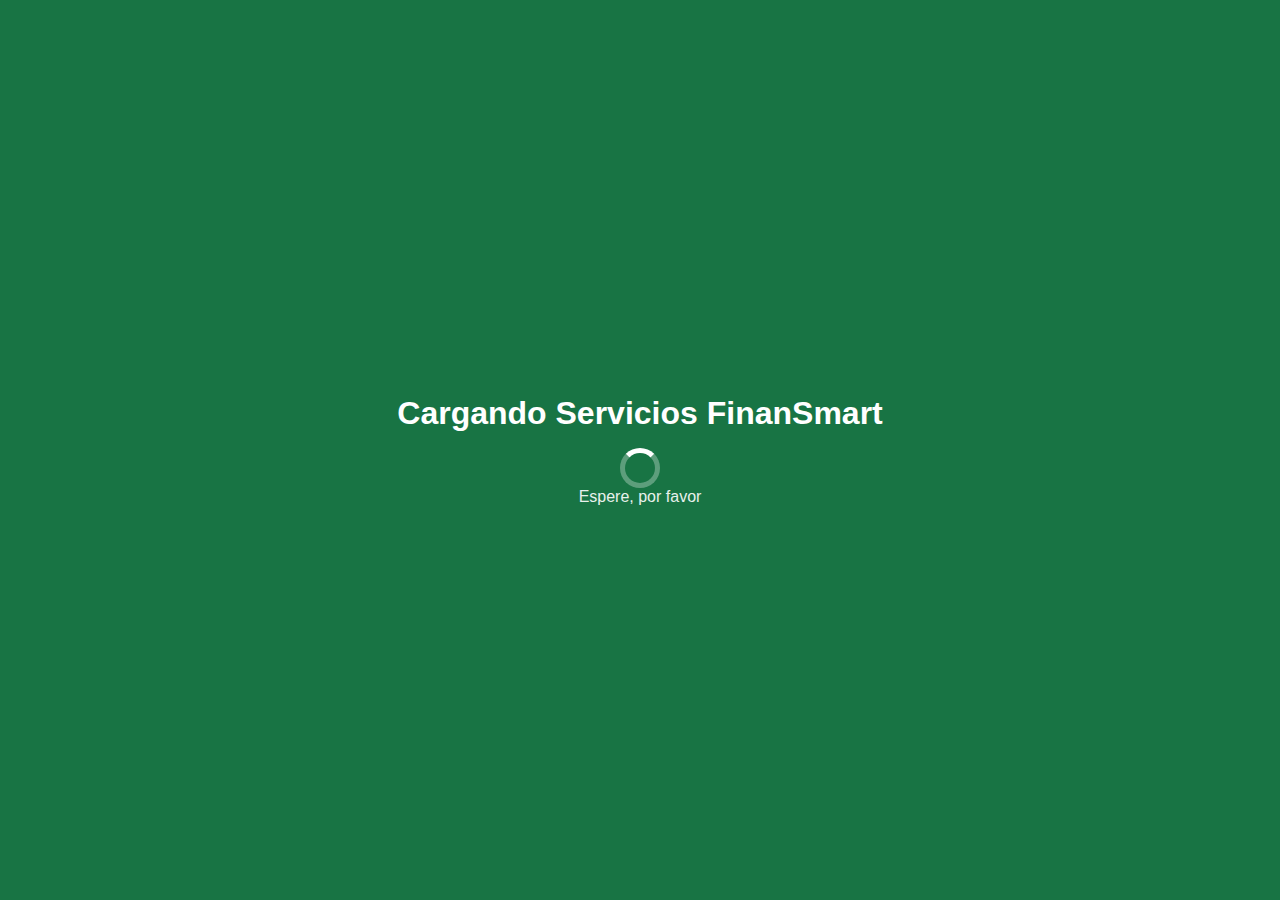
<file: index.html>
<!DOCTYPE html>
<html lang="es">

<head>
  <meta charset="UTF-8">
  <meta name="viewport" content="width=device-width,initial-scale=1.0">
  <title>Cargando FinanSmart...</title>
  <link rel="stylesheet" href="css/loading.css">
  <script defer src="js/loading.js"></script>
</head>

<body>
  <div class="loading-container">
    <h1>Cargando Servicios FinanSmart</h1>
    <div class="loader-spinner" role="status" aria-live="polite" aria-label="Cargando…"></div>
    <p>Espere, por favor</p>
  </div>
</body>

</html>
</file>
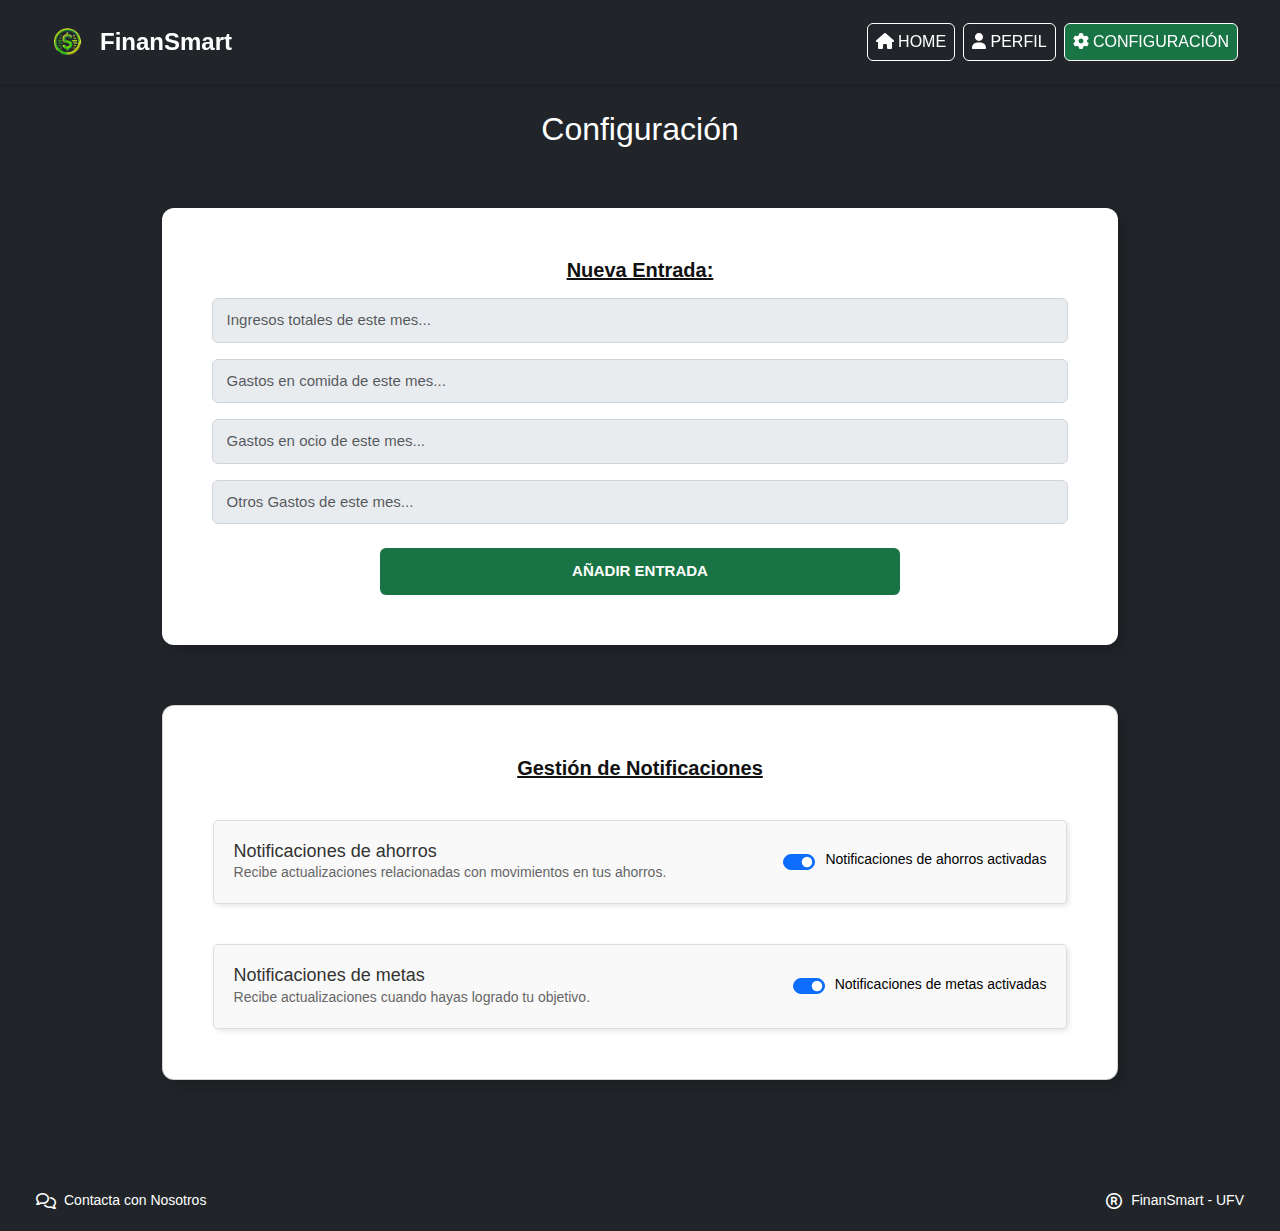
<file: config.html>
<!DOCTYPE html>
<html lang="en">

<head>
  <meta charset="UTF-8">
  <meta name="viewport" content="width=device-width, initial-scale=1.0">
  <title>Config | FinanSmart</title>
  <link href="https://cdn.jsdelivr.net/npm/bootstrap@5.3.3/dist/css/bootstrap.min.css" rel="stylesheet"
    integrity="sha384-QWTKZyjpPEjISv5WaRU9OFeRpok6YctnYmDr5pNlyT2bRjXh0JMhjY6hW+ALEwIH" crossorigin="anonymous">
  <link rel="stylesheet" href="css/style.css">
  <link href="https://cdnjs.cloudflare.com/ajax/libs/font-awesome/6.0.0/css/all.min.css" rel="stylesheet">
</head>

<body>
  <div class="container-fluid">
    <!-- Header -->
    <nav class="navbar navbar-expand-lg navbar-dark fixed-top w-100">
      <div class="container-fluid justify-content-between">

        <!-- Logo + Marca -->
        <a class="navbar-brand d-flex align-items-center" href="home.html">
          <img src="img/logo.png" alt="Logo FinanSmart" width="50" height="50" class="me-2">
          <span class="fs-4 fw-bold">FinanSmart</span>
        </a>

        <!-- Botón hamburguesa (responsive) -->
        <button class="navbar-toggler" type="button" data-bs-toggle="collapse" data-bs-target="#navbarNav">
          <span class="navbar-toggler-icon"></span>
        </button>

        <!-- Opciones -->
        <div class="collapse navbar-collapse justify-content-end" id="navbarNav">
          <ul class="navbar-nav d-flex align-items-center gap-2">
            <li class="nav-item">
              <a class="nav-link btn-nav" href="home.html" id="nav-home">
                <i class="fa-solid fa-house"></i> HOME
              </a>
            </li>
            <li class="nav-item">
              <a class="nav-link btn-nav" href="user.html" id="nav-perfil">
                <i class="fa-solid fa-user"></i> PERFIL
              </a>
            </li>
            <li class="nav-item">
              <a class="nav-link btn-nav active" href="config.html" id="nav-config">
                <i class="fa-solid fa-gear"></i> CONFIGURACIÓN
              </a>
            </li>
          </ul>
        </div>
      </div>
    </nav>


    <!-- Main Content -->
    <main class="main-content">
      <h2 class="main-title">Configuración</h2>

      <!-- NUEVA ENTRADA -->
      <div class="user-card">
        <form id="entradaForm" class="formulario-nueva-entrada">
          <h4 class="section-title mb-3 text-center">Nueva Entrada:</h4>
          <div class="mb-3">
            <input type="number" class="form-control campo-formulario" id="ingresos"
              placeholder="Ingresos totales de este mes..." required />
          </div>
          <div class="mb-3">
            <input type="number" class="form-control campo-formulario" id="comida"
              placeholder="Gastos en comida de este mes..." required />
          </div>
          <div class="mb-3">
            <input type="number" class="form-control campo-formulario" id="ocio"
              placeholder="Gastos en ocio de este mes..." required />
          </div>
          <div class="mb-4">
            <input type="number" class="form-control campo-formulario" id="otros"
              placeholder="Otros Gastos de este mes..." required />
          </div>

          <button type="submit" class="btn w-100 send" id="submitBtn"
            onclick="event.preventDefault(); window.location.href='confirmData.html';">AÑADIR ENTRADA</button>
        </form>
      </div>


      <!-- NOTIFICACIONES -->
      <div class="card">
        <h4 class="section-title text-center">Gestión de Notificaciones</h4>

        <div class="notification">
          <div class="notification-text">
            <h5>Notificaciones de ahorros</h5>
            <p>Recibe actualizaciones relacionadas con movimientos en tus ahorros.</p>
          </div>
          <div>
            <div class="form-check form-switch">
              <input class="form-check-input" type="checkbox" id="notificacionesAhorros" checked>
              <label class="form-check-label" for="notificacionesAhorros">Notificaciones de ahorros activadas</label>
            </div>
            <div id="msgAhorros" class="msg-switch"></div>
          </div>
        </div>

        <div class="notification">
          <div class="notification-text">
            <h5>Notificaciones de metas</h5>
            <p>Recibe actualizaciones cuando hayas logrado tu objetivo.</p>
          </div>
          <div>
            <div class="form-check form-switch">
              <input class="form-check-input" type="checkbox" id="notificacionesMetas" checked>
              <label class="form-check-label" for="notificacionesMetas">Notificaciones de metas activadas</label>
            </div>
            <div id="msgMetas" class="msg-switch"></div>
          </div>
        </div>
      </div>
    </main>


    <!-- Footer -->
    <footer class="footer d-flex justify-content-between align-items-center px-4">
      <a href="contactForm.html" class="d-flex align-items-center gap-2 text-white text-decoration-none">
        <i class="fa-regular fa-comments"></i>
        <span>Contacta con Nosotros</span>
      </a>
      <div class="d-flex align-items-center gap-2">
        <i class="fa-regular fa-registered"></i>
        <span>FinanSmart - UFV</span>
      </div>
    </footer>


    <script src="https://cdn.jsdelivr.net/npm/bootstrap@5.3.3/dist/js/bootstrap.bundle.min.js" integrity="..."
      crossorigin="anonymous"></script>
    <script src="js/newsletterConfig.js"></script>
</body>

</html>
</file>
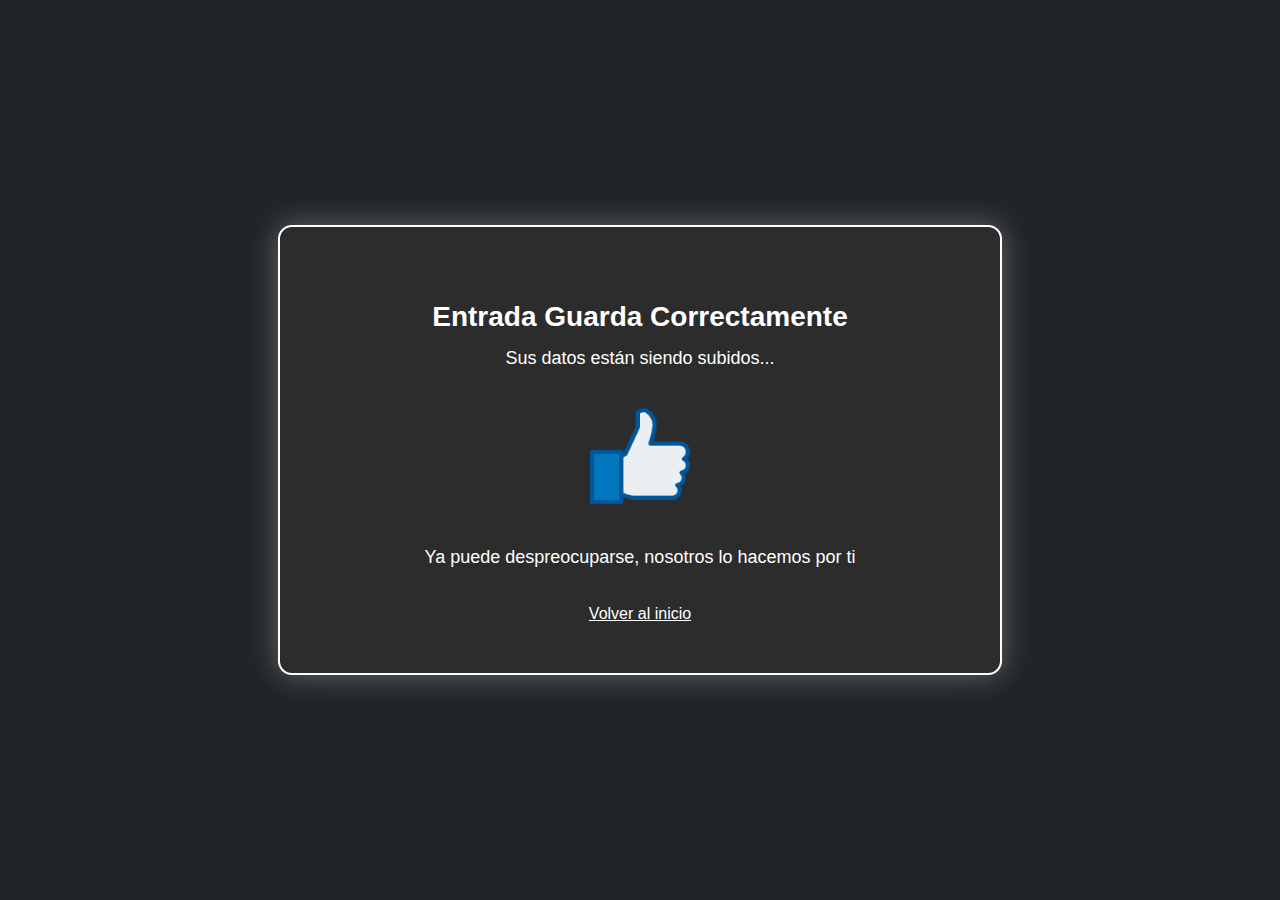
<file: confirmData.html>
<!DOCTYPE html>
<html lang="es">

<head>
    <meta charset="UTF-8" />
    <meta name="viewport" content="width=device-width, initial-scale=1.0" />
    <title>FinanSmart || Confirmación</title>
    <link rel="stylesheet" href="./css/confirmar.css" />
</head>

<body>
    <div class="confirm-card">
        <h2>Entrada Guarda Correctamente</h2>
        <p>Sus datos están siendo subidos...</p>
        <img src="img/ok.png" alt="Confirmación OK">
        <p>Ya puede despreocuparse, nosotros lo hacemos por ti</p>
        <a href="home.html">Volver al inicio</a>
    </div>
</body>

</html>
</file>
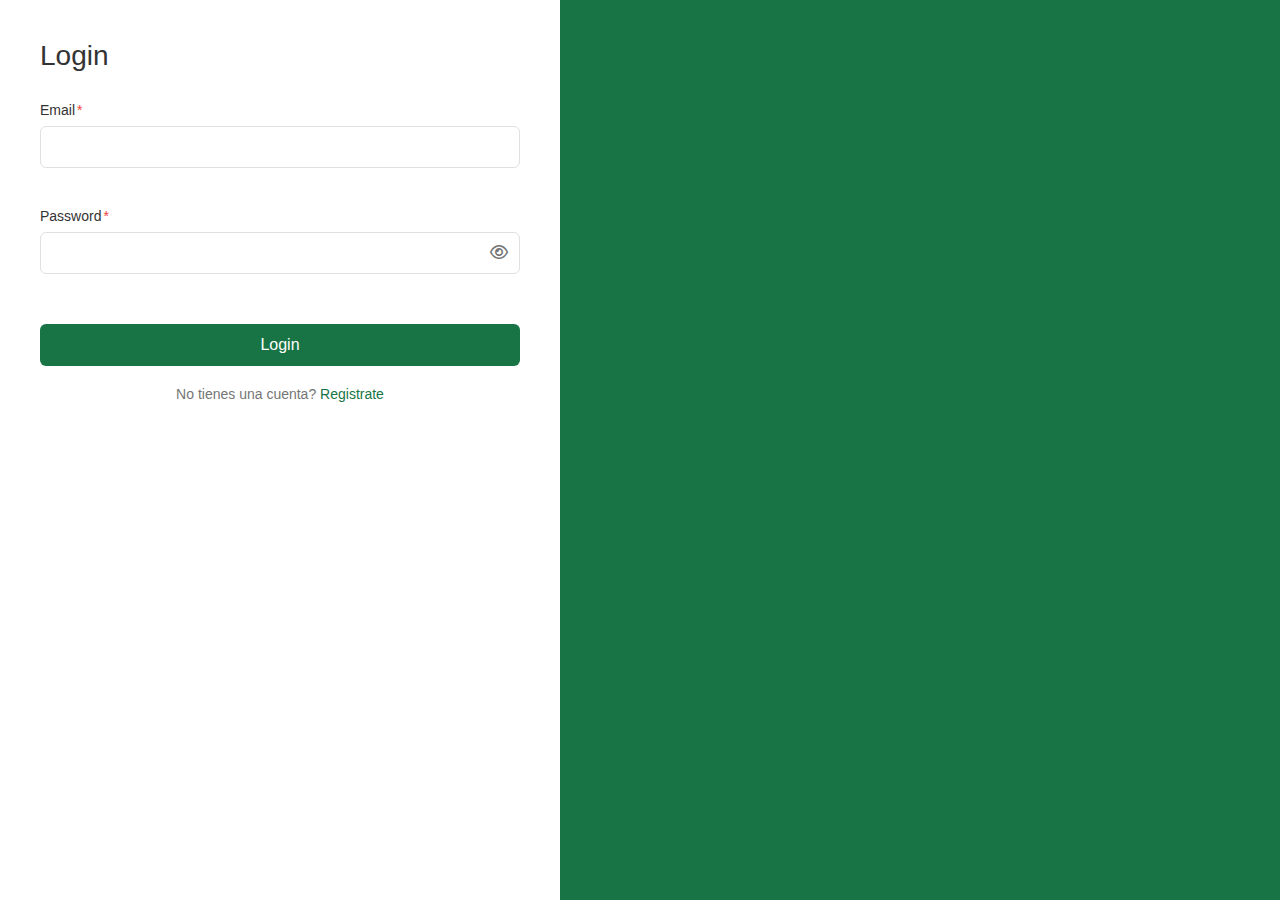
<file: login.html>
<!DOCTYPE html>
<html lang="en">

<head>
    <meta charset="UTF-8">
    <meta name="viewport" content="width=device-width, initial-scale=1.0">
    <title>FinanSmart | Login</title>
    <link rel="stylesheet" href="css/login.css">
    <link rel="stylesheet" href="https://cdnjs.cloudflare.com/ajax/libs/font-awesome/6.4.0/css/all.min.css">
</head>

<body>
    <div class="container">
        <div class="login-card">
            <div class="form-side">
                <h1>Login</h1>
                <form id="login-form">
                    <div class="form-group">
                        <label for="email">Email<span class="required">*</span></label>
                        <input type="email" id="email" name="email" autocomplete="email">
                        <span class="error-message" id="email-error"></span>
                    </div>

                    <div class="form-group">
                        <label for="password">Password<span class="required">*</span></label>
                        <div class="password-input">
                            <input type="password" id="password" name="password" autocomplete="current-password">
                            <button type="button" id="toggle-password" class="toggle-password"
                                aria-label="Toggle password visibility">
                                <i class="far fa-eye"></i>
                            </button>
                        </div>
                        <span class="error-message" id="password-error"></span>
                    </div>

                    <button type="submit" id="login-button" class="login-button">Login</button>

                    <div class="register-link">
                        <p>No tienes una cuenta? <a href="registro.html">Registrate</a></p>
                    </div>
                </form>
                <div id="form-message" class="form-message"></div>
            </div>
            <div class="image-side">

            </div>
        </div>
    </div>
    <script src="js/login_script.js"></script>
</body>

</html>
</file>
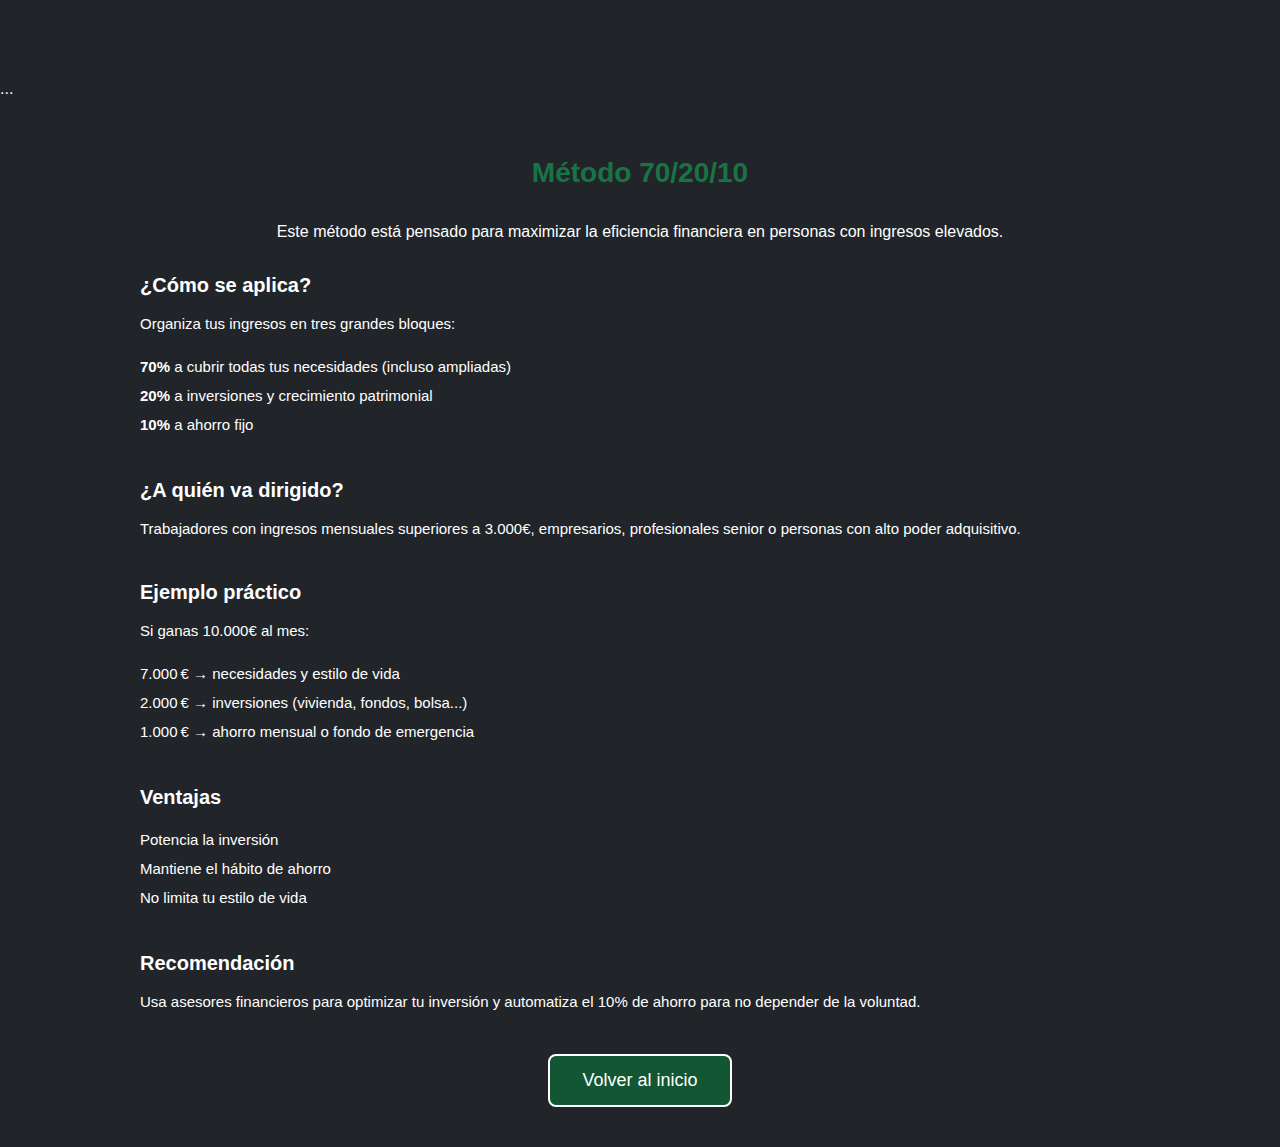
<file: metodoMayor.html>
<!DOCTYPE html>
<html lang="es">

<head>
    <meta charset="UTF-8">
    <title>Método 70/20/10 | FinanSmart</title>
    <link rel="stylesheet" href="./css/informacion.css">
</head>

<body>
    <nav class="navbar fixed-top">...</nav>

    <main class="contenido-metodo container">
        <h1>Método 70/20/10</h1>
        <p class="intro">Este método está pensado para maximizar la eficiencia financiera en personas con ingresos
            elevados.</p>

        <section>
            <h2>¿Cómo se aplica?</h2>
            <p>Organiza tus ingresos en tres grandes bloques:</p>
            <ul>
                <li> <strong>70%</strong> a cubrir todas tus necesidades (incluso ampliadas)</li>
                <li> <strong>20%</strong> a inversiones y crecimiento patrimonial</li>
                <li> <strong>10%</strong> a ahorro fijo</li>
            </ul>
        </section>

        <section>
            <h2>¿A quién va dirigido?</h2>
            <p>Trabajadores con ingresos mensuales superiores a 3.000€, empresarios, profesionales senior o personas con
                alto poder adquisitivo.</p>
        </section>

        <section>
            <h2>Ejemplo práctico</h2>
            <p>Si ganas 10.000€ al mes:</p>
            <ul>
                <li>7.000 € → necesidades y estilo de vida</li>
                <li>2.000 € → inversiones (vivienda, fondos, bolsa...)</li>
                <li>1.000 € → ahorro mensual o fondo de emergencia</li>
            </ul>
        </section>

        <section>
            <h2>Ventajas</h2>
            <ul>
                <li>Potencia la inversión</li>
                <li>Mantiene el hábito de ahorro</li>
                <li>No limita tu estilo de vida</li>
            </ul>
        </section>

        <section>
            <h2>Recomendación</h2>
            <p>Usa asesores financieros para optimizar tu inversión y automatiza el 10% de ahorro para no depender de la
                voluntad.</p>
        </section>

        <div class="volver-inicio text-center mt-5">
            <a href="home.html" class="btn btn-outline-light px-4 py-2">
                Volver al inicio
            </a>
        </div>
    </main>
</body>

</html>
</file>
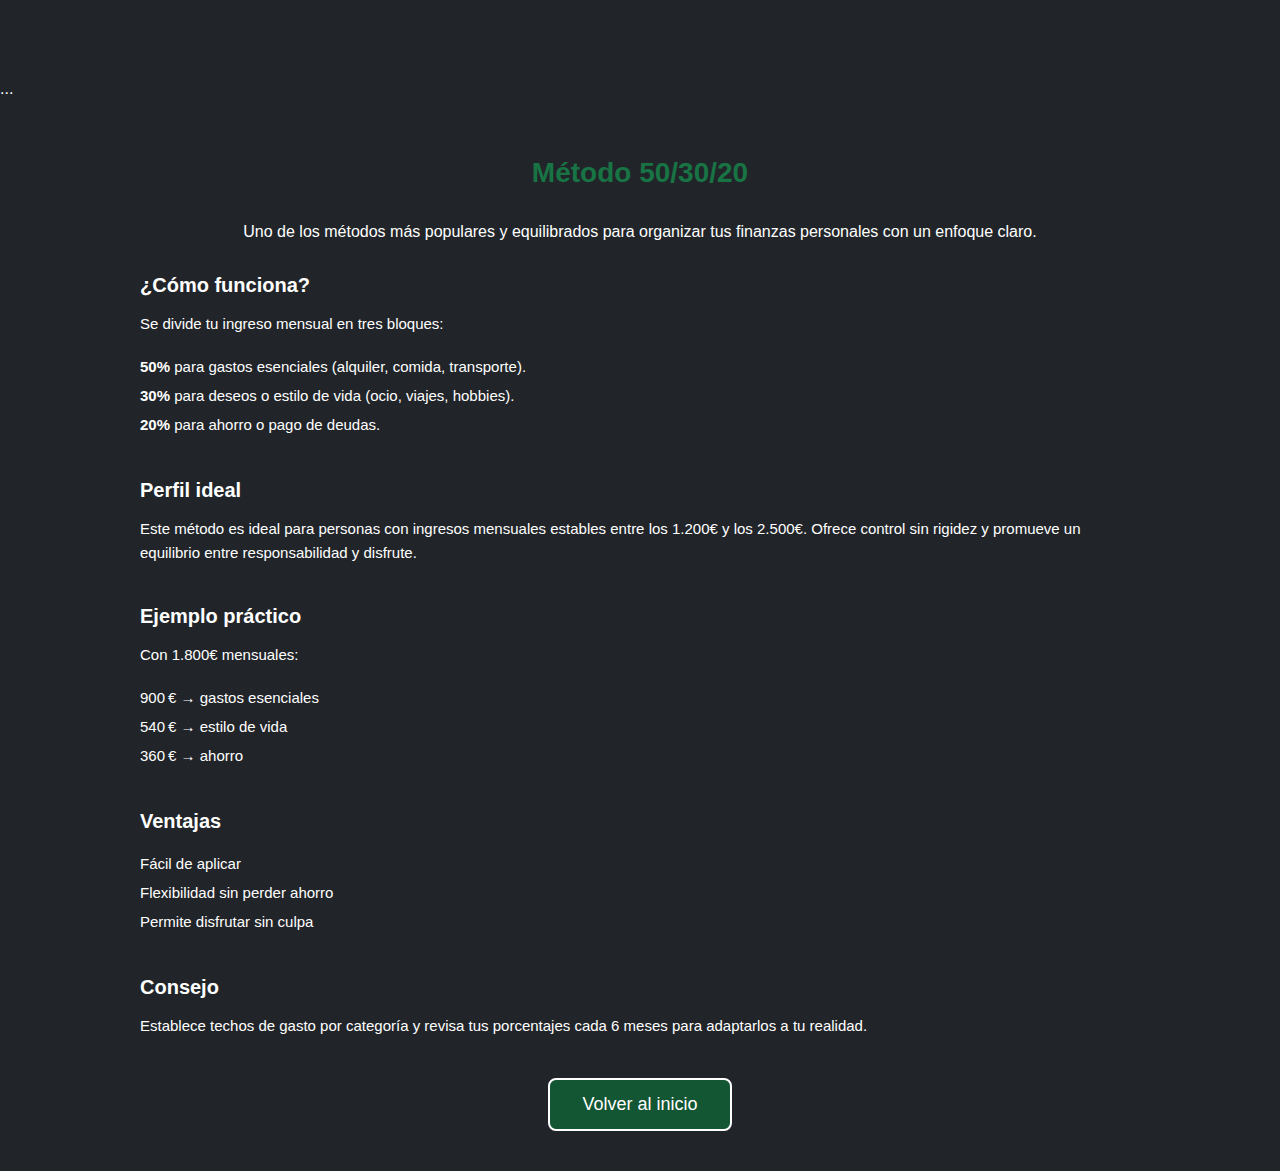
<file: metodoMedio.html>
<!DOCTYPE html>
<html lang="es">

<head>
    <meta charset="UTF-8">
    <title>Método 50/30/20 | FinanSmart</title>
    <link rel="stylesheet" href="./css/informacion.css">
</head>

<body>
    <nav class="navbar fixed-top">...</nav>

    <main class="contenido-metodo container">
        <h1>Método 50/30/20</h1>
        <p class="intro">Uno de los métodos más populares y equilibrados para organizar tus finanzas personales con un
            enfoque claro.</p>

        <section>
            <h2>¿Cómo funciona?</h2>
            <p>Se divide tu ingreso mensual en tres bloques:</p>
            <ul>
                <li> <strong>50%</strong> para gastos esenciales (alquiler, comida, transporte).</li>
                <li> <strong>30%</strong> para deseos o estilo de vida (ocio, viajes, hobbies).</li>
                <li> <strong>20%</strong> para ahorro o pago de deudas.</li>
            </ul>
        </section>

        <section>
            <h2>Perfil ideal</h2>
            <p>Este método es ideal para personas con ingresos mensuales estables entre los 1.200€ y los 2.500€. Ofrece
                control sin rigidez y promueve un equilibrio entre responsabilidad y disfrute.</p>
        </section>

        <section>
            <h2>Ejemplo práctico</h2>
            <p>Con 1.800€ mensuales:</p>
            <ul>
                <li>900 € → gastos esenciales</li>
                <li>540 € → estilo de vida</li>
                <li>360 € → ahorro</li>
            </ul>
        </section>

        <section>
            <h2>Ventajas</h2>
            <ul>
                <li>Fácil de aplicar</li>
                <li>Flexibilidad sin perder ahorro</li>
                <li>Permite disfrutar sin culpa</li>
            </ul>
        </section>

        <section>
            <h2>Consejo</h2>
            <p>Establece techos de gasto por categoría y revisa tus porcentajes cada 6 meses para adaptarlos a tu
                realidad.</p>
        </section>

        <div class="volver-inicio text-center mt-5">
            <a href="home.html" class="btn btn-outline-light px-4 py-2">
                Volver al inicio
            </a>
        </div>

    </main>

</body>

</html>
</file>
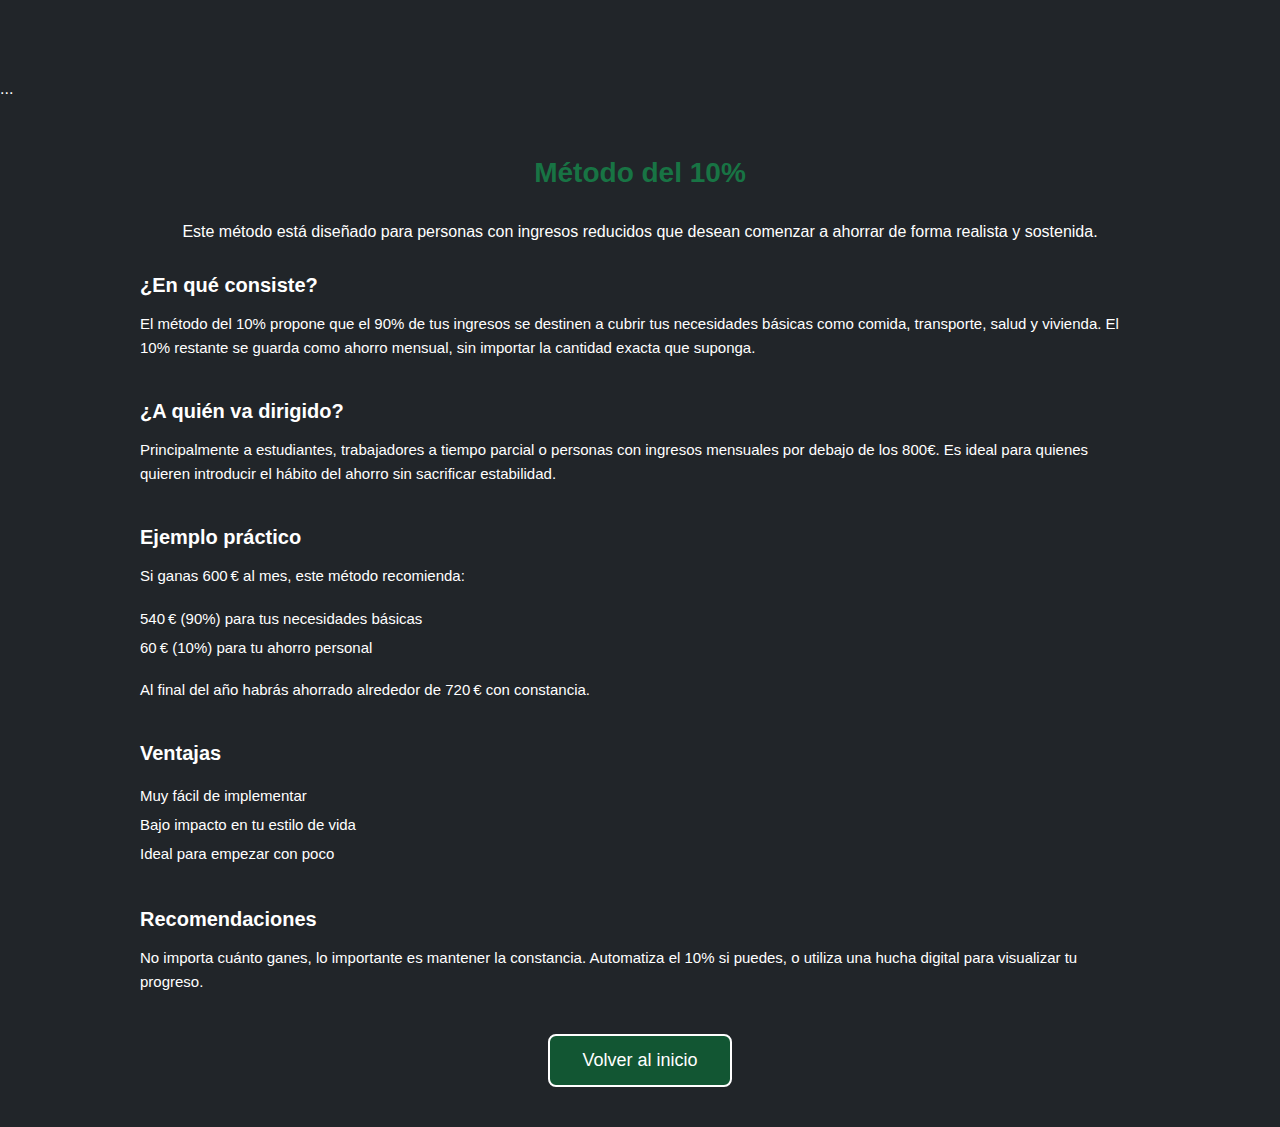
<file: metodoMenor.html>
<!DOCTYPE html>
<html lang="es">

<head>
    <meta charset="UTF-8">
    <title>Método del 10% | FinanSmart</title>
    <link rel="stylesheet" href="./css/informacion.css">
</head>

<body>
    <!-- Navbar (usa tu navbar estándar aquí) -->
    <nav class="navbar fixed-top">...</nav>

    <main class="contenido-metodo container">
        <h1>Método del 10%</h1>
        <p class="intro">Este método está diseñado para personas con ingresos reducidos que desean comenzar a ahorrar de
            forma realista y sostenida.</p>

        <section>
            <h2>¿En qué consiste?</h2>
            <p>El método del 10% propone que el 90% de tus ingresos se destinen a cubrir tus necesidades básicas como
                comida, transporte, salud y vivienda. El 10% restante se guarda como ahorro mensual, sin importar la
                cantidad exacta que suponga.</p>
        </section>

        <section>
            <h2>¿A quién va dirigido?</h2>
            <p>Principalmente a estudiantes, trabajadores a tiempo parcial o personas con ingresos mensuales por debajo
                de los 800€. Es ideal para quienes quieren introducir el hábito del ahorro sin sacrificar estabilidad.
            </p>
        </section>

        <section>
            <h2>Ejemplo práctico</h2>
            <p>Si ganas 600 € al mes, este método recomienda:</p>
            <ul>
                <li>540 € (90%) para tus necesidades básicas</li>
                <li>60 € (10%) para tu ahorro personal</li>
            </ul>
            <p>Al final del año habrás ahorrado alrededor de 720 € con constancia.</p>
        </section>

        <section>
            <h2>Ventajas</h2>
            <ul>
                <li>Muy fácil de implementar</li>
                <li>Bajo impacto en tu estilo de vida</li>
                <li>Ideal para empezar con poco</li>
            </ul>
        </section>

        <section>
            <h2>Recomendaciones</h2>
            <p>No importa cuánto ganes, lo importante es mantener la constancia. Automatiza el 10% si puedes, o utiliza
                una hucha digital para visualizar tu progreso.</p>
        </section>

        <div class="volver-inicio text-center mt-5">
            <a href="home.html" class="btn btn-outline-light px-4 py-2">
                Volver al inicio
            </a>
        </div>

    </main>

</body>

</html>
</file>
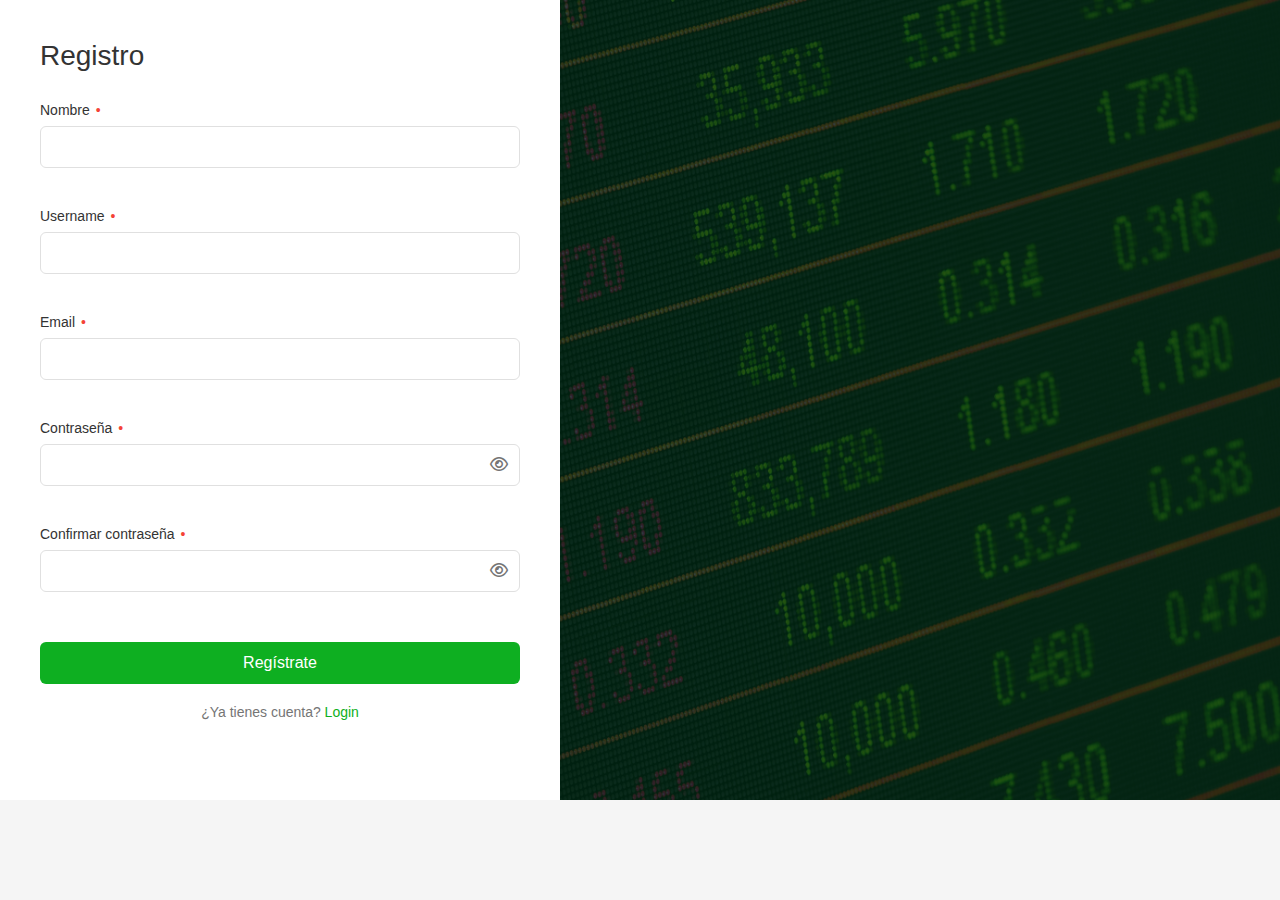
<file: registro.html>
<!DOCTYPE html>
<html lang="es">
<head>
  <meta charset="UTF-8">
  <meta name="viewport" content="width=device-width,initial-scale=1.0">
  <title>Registro</title>
  <link rel="stylesheet" href="css/register.css">
  <link
    rel="stylesheet"
    href="https://cdnjs.cloudflare.com/ajax/libs/font-awesome/6.4.0/css/all.min.css"
  >
</head>
<body>
  <div class="container">
    <div class="login-card">
      <div class="form-side">
        <h1>Registro</h1>
        <form id="register-form">
          <div class="form-group">
            <label for="name">Nombre <span class="required">•</span></label>
            <input type="text" id="name" name="name" autocomplete="name">
            <span class="error-message" id="name-error"></span>
          </div>
          <div class="form-group">
            <label for="username">Username <span class="required">•</span></label>
            <input type="text" id="username" name="username" autocomplete="username">
            <span class="error-message" id="username-error"></span>
          </div>
          <div class="form-group">
            <label for="email">Email <span class="required">•</span></label>
            <input type="email" id="email" name="email" autocomplete="email">
            <span class="error-message" id="email-error"></span>
          </div>
          <div class="form-group">
            <label for="password">Contraseña <span class="required">•</span></label>
            <div class="password-input">
              <input type="password" id="password" name="password" autocomplete="new-password">
              <button type="button" id="toggle-password" class="toggle-password" aria-label="Mostrar contraseña">
                <i class="far fa-eye"></i>
              </button>
            </div>
            <span class="error-message" id="password-error"></span>
          </div>
          <div class="form-group">
            <label for="confirm-password">Confirmar contraseña <span class="required">•</span></label>
            <div class="password-input">
              <input type="password" id="confirm-password" name="confirm-password" autocomplete="new-password">
              <button type="button" id="toggle-confirm-password" class="toggle-password" aria-label="Mostrar contraseña">
                <i class="far fa-eye"></i>
              </button>
            </div>
            <span class="error-message" id="confirm-password-error"></span>
          </div>
          <button type="submit" id="register-button" class="login-button">Regístrate</button>
          <div class="register-link">
            <p>¿Ya tienes cuenta? <a href="login.html">Login</a></p>
          </div>
        </form>
        <div id="form-message" class="form-message"></div>
      </div>
      <div class="image-side"></div>
    </div>
  </div>
  <script src="js/register_script.js"></script>
</body>
</html>
</file>
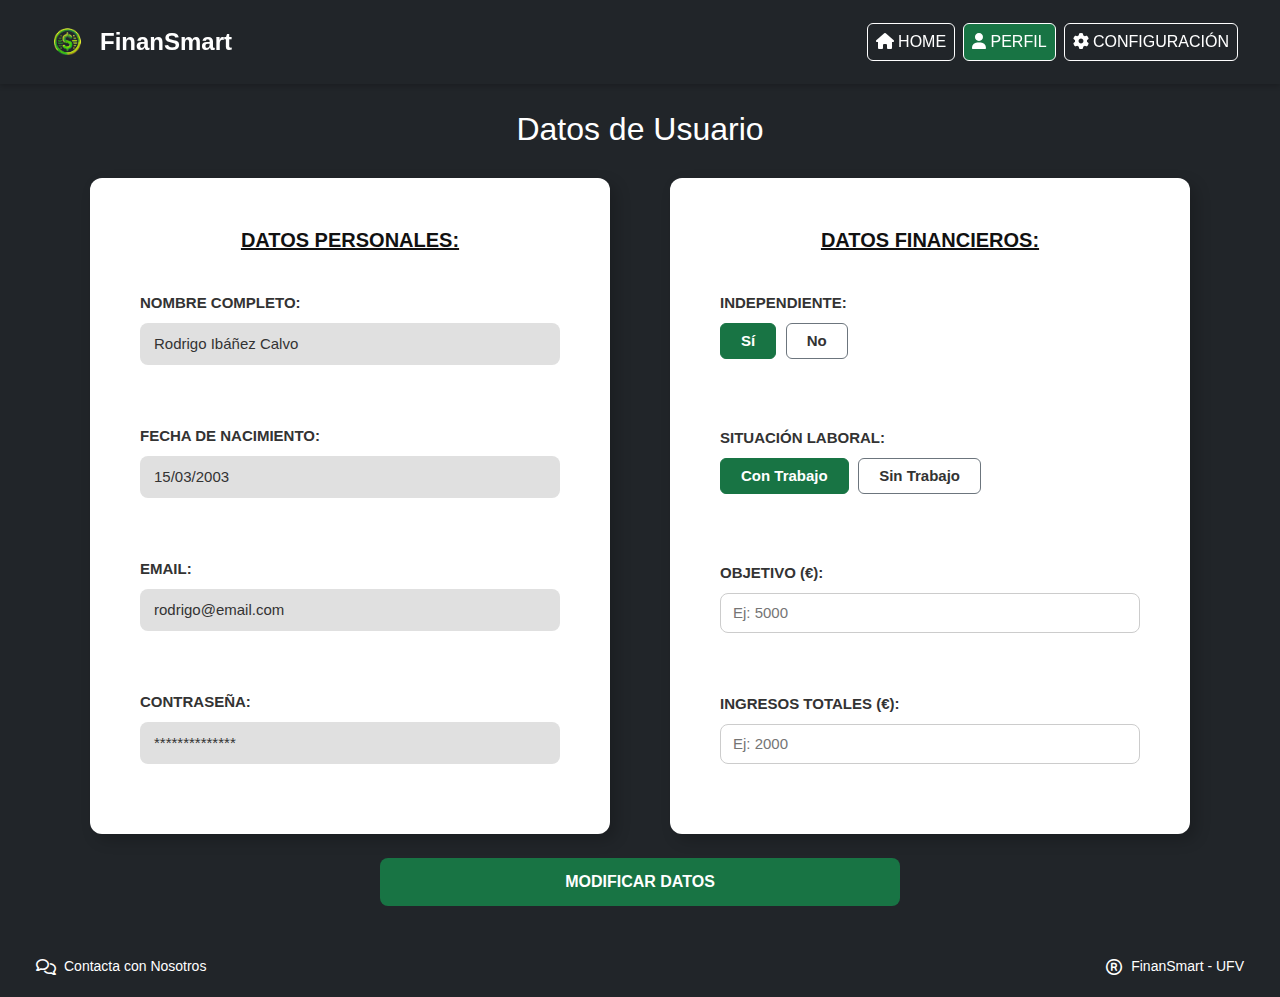
<file: user.html>
<!DOCTYPE html>
<html lang="en">

<head>
  <meta charset="UTF-8">
  <meta name="viewport" content="width=device-width, initial-scale=1.0">
  <title>FinanSmart | Perfil</title>
  <link href="https://cdn.jsdelivr.net/npm/bootstrap@5.3.3/dist/css/bootstrap.min.css" rel="stylesheet"
    integrity="sha384-QWTKZyjpPEjISv5WaRU9OFeRpok6YctnYmDr5pNlyT2bRjXh0JMhjY6hW+ALEwIH" crossorigin="anonymous">
  <link rel="stylesheet" href="css/style.css">
  <link href="https://cdnjs.cloudflare.com/ajax/libs/font-awesome/6.0.0/css/all.min.css" rel="stylesheet">
</head>

<body>
  <div class="container-fluid page-wrapper">
    <!-- Header -->
    <nav class="navbar navbar-expand-lg navbar-dark fixed-top w-100">
      <div class="container-fluid justify-content-between">

        <!-- Logo + Marca -->
        <a class="navbar-brand d-flex align-items-center" href="home.html">
          <img src="img/logo.png" alt="Logo FinanSmart" width="50" height="50" class="me-2">
          <span class="fs-4 fw-bold">FinanSmart</span>
        </a>

        <!-- Botón hamburguesa (responsive) -->
        <button class="navbar-toggler" type="button" data-bs-toggle="collapse" data-bs-target="#navbarNav">
          <span class="navbar-toggler-icon"></span>
        </button>

        <!-- Opciones -->
        <div class="collapse navbar-collapse justify-content-end" id="navbarNav">
          <ul class="navbar-nav d-flex align-items-center gap-2">
            <li class="nav-item">
              <a class="nav-link btn-nav" href="home.html" id="nav-home">
                <i class="fa-solid fa-house"></i> HOME
              </a>
            </li>
            <li class="nav-item">
              <a class="nav-link btn-nav active" href="user.html" id="nav-perfil">
                <i class="fa-solid fa-user"></i> PERFIL
              </a>
            </li>
            <li class="nav-item">
              <a class="nav-link btn-nav" href="config.html" id="nav-config">
                <i class="fa-solid fa-gear"></i> CONFIGURACIÓN
              </a>
            </li>
          </ul>
        </div>
      </div>
    </nav>


    <!-- Main Content -->
    <main class="main-content">
      <h2 class="main-title">Datos de Usuario</h2>

      <div class="user-data-balanced">
        <!-- DATOS PERSONALES -->
        <div class="user-card">
          <h4 class="section-title text-center">DATOS PERSONALES:</h4>
          <div class="data-row">
            <label>NOMBRE COMPLETO:</label>
            <span class="static-field">Rodrigo Ibáñez Calvo</span>
          </div>
          <div class="data-row">
            <label>FECHA DE NACIMIENTO:</label>
            <span class="static-field">15/03/2003</span>
          </div>
          <div class="data-row">
            <label>EMAIL:</label>
            <span class="static-field">rodrigo@email.com</span>
          </div>
          <div class="data-row">
            <label>CONTRASEÑA:</label>
            <span class="static-field">**************</span>
          </div>
        </div>

        <!-- DATOS FINANCIEROS -->
        <div class="user-card">
          <h4 class="section-title text-center">DATOS FINANCIEROS:</h4>
          <div class="data-row">
            <label>INDEPENDIENTE:</label>
            <div>
              <input type="radio" class="btn-check" name="independiente" id="indepSI" checked>
              <label class="btn btn-outline-success" for="indepSI">Sí</label>
              <input type="radio" class="btn-check" name="independiente" id="indepNO">
              <label class="btn btn-outline-secondary" for="indepNO">No</label>
            </div>
          </div>
          <div class="data-row">
            <label>SITUACIÓN LABORAL:</label>
            <div>
              <input type="radio" class="btn-check" name="laboral" id="trabajoSI" checked>
              <label class="btn btn-outline-success" for="trabajoSI">Con Trabajo</label>
              <input type="radio" class="btn-check" name="laboral" id="trabajoNO">
              <label class="btn btn-outline-secondary" for="trabajoNO">Sin Trabajo</label>
            </div>
          </div>
          <div class="data-row">
            <label>OBJETIVO (€):</label>
            <input type="number" class="objetivo-input" placeholder="Ej: 5000">
          </div>
          <div class="data-row">
            <label>INGRESOS TOTALES (€):</label>
            <input type="number" class="objetivo-input" placeholder="Ej: 2000">
          </div>
        </div>
      </div>

      <div class="text-center mt-4">
        <button class="btn modify-btn" onclick="window.location.href='confirmData.html'">MODIFICAR DATOS</button>
      </div>
    </main>



    <!-- Footer -->
    <footer class="footer d-flex justify-content-between align-items-center px-4">
      <a href="contactForm.html" class="d-flex align-items-center gap-2 text-white text-decoration-none">
        <i class="fa-regular fa-comments"></i>
        <span>Contacta con Nosotros</span>
      </a>
      <div class="d-flex align-items-center gap-2">
        <i class="fa-regular fa-registered"></i>
        <span>FinanSmart - UFV</span>
      </div>
    </footer>

    <script src="https://cdn.jsdelivr.net/npm/bootstrap@5.3.3/dist/js/bootstrap.bundle.min.js" integrity="..."
      crossorigin="anonymous"></script>
    <script src="js/newsletterConfig.js"></script>
</body>

</html>
</file>
<file: css/loading.css>
* {
  margin: 0;
  padding: 0;
  box-sizing: border-box;
}

html,
body {
  height: 100%;
}

body {

  background: url("../img/fondoNumeros.jpg") no-repeat center/cover;
  position: relative;
  overflow: hidden;
  font-family:
    -apple-system, BlinkMacSystemFont, 'Segoe UI', Roboto, Oxygen, Ubuntu,
    Cantarell, 'Open Sans', 'Helvetica Neue', sans-serif;
}

body::before {
  content: "";
  position: absolute;
  top: 0;
  left: 0;
  right: 0;
  bottom: 0;
  background-color: #187444;
}

.loading-container {
  position: relative;
  z-index: 1;
  height: 100%;
  display: flex;
  flex-direction: column;
  justify-content: center;
  align-items: center;
  text-align: center;
}


.loading-container h1 {
  font-size: 2rem;
  color: #fff;
  margin-bottom: 0.5em;
}

.loading-container p {
  font-size: 1rem;
  color: #fff;
  opacity: 0.9;
}


.loader-spinner {
  width: 40px;
  height: 40px;
  border: 5px solid rgba(255, 255, 255, 0.3);
  border-top-color: white;
  border-radius: 50%;
  animation: spin 1s linear infinite;
}

@keyframes spin {
  0% {
    transform: rotate(0deg);
  }

  100% {
    transform: rotate(360deg);
  }
}
</file>
<file: css/style.css>
/* ==== Estilos generales ==== */
html,
body {
    height: 100%;
}

.page-wrapper {
    display: flex;
    flex-direction: column;
    height: auto;
    overflow: hidden;
}


.main-content {
    flex-grow: 1;
    padding: 60px 30px 40px 30px;
    /* puedes ajustar el padding superior aquí */
}


/* Navbar fija arriba */
.navbar.fixed-top {
    position: fixed;
    top: 0;
    left: 0;
    right: 0;
    z-index: 1030;
    /* Asegura que esté por encima de todo */
    width: 100%;
}

body {
    background-color: #212529;
    font-family: 'Segoe UI', Arial, sans-serif;
    margin: 0;
    padding: 0;
    padding-top: 80px;
    /* Ajusta según la altura de tu navbar */
}

/* ==== Navbar ==== */
.navbar {
    background-color: #212529 !important;
    padding: 12px 30px;
    box-shadow: 0 2px 5px rgba(0, 0, 0, 0.2);
}

.navbar-brand img {
    border-radius: 50%;
}

.btn-nav {
    color: white;
    border: 1px solid white;
    border-radius: 6px;
    padding: 6px 16px;
    font-weight: 500;
    transition: all 0.3s ease-in-out;
    background-color: transparent;
    text-decoration: none;
}

.btn-nav:hover {
    background-color: #2e3339;
    color: white;
    border-color: #181b1e;
}

.btn-nav.active {
    background-color: #187444;
    color: white;
    border-color: #ffffff;
}


/* ==== Contenido principal ==== */
.main-content {
    text-align: center;
    padding: 30px;
    color: white;
}

.main-content h2 {
    margin-bottom: 30px;
    font-size: 32px;
}

/* ==== Estilo común para tarjetas ==== */
.card,
.user-card {
    background-color: #fff;
    padding: 50px;
    border-radius: 12px;
    box-shadow: 6px 6px 15px rgba(0, 0, 0, 0.2);
    display: flex;
    flex-direction: column;
    gap: 40px;
    margin: 60px auto;
    width: 80%;
    max-width: 1100px;
    font-family: 'Segoe UI', sans-serif;
}

/* ==== Nueva Entrada ==== */
.send {
    background-color: #187444;
    color: white;
    font-weight: 600;
    border: none;
    padding: 12px 0;
    font-size: 15px;
    border-radius: 6px;
    transition: background-color 0.3s ease-in-out;
    width: 520px;
    /* MISMO ANCHO que una tarjeta */
    max-width: 520px;
    margin: auto;
    display: block;
}

.send:hover {
    background-color: #125734;
}

/* Campos del formulario */
.campo-formulario {
    background-color: #e9ecef;
    border: 1px solid #ced4da;
    border-radius: 6px;
    padding: 10px 14px;
    font-size: 15px;
    color: #333;
    font-family: 'Segoe UI', Arial, sans-serif;
}

/* Título coherente */
.section-title {
    font-size: 22px;
    font-weight: bold;
    text-decoration: underline;
    color: #333;
    font-family: 'Segoe UI', Arial, sans-serif;
}

/* ==== Notificaciones ==== */
.notification {
    display: flex;
    align-items: center;
    justify-content: space-between;
    padding: 20px;
    border: 1px solid #ddd;
    border-radius: 5px;
    background-color: #f9f9f9;
    box-shadow: 2px 2px 5px rgba(0, 0, 0, 0.1);
}

.notification-text {
    flex: 1;
    display: flex;
    flex-direction: column;
    justify-content: center;
    text-align: left;
    margin-right: 20px;
}

.notification h5 {
    font-size: 18px;
    margin: 0;
    color: #333;
}

.notification p {
    font-size: 14px;
    margin: 0;
    color: #666;
}

.form-check {
    display: flex;
    align-items: center;
    gap: 10px;
    color: #187444;
}

.form-check-label {
    font-size: 14px;
    color: #000;
}

.msg-switch {
    margin-top: 5px;
    font-size: 14px;
    color: #187444;
    display: flex;
    align-items: center;
    gap: 5px;
}

/* ==== Datos de usuario (user-card) ==== */
.section-title {
    font-size: 20px;
    font-weight: bold;
    text-decoration: underline;
    color: #111;
    margin-bottom: 0px;
    /* <-- reducido */
    text-align: left;
}

.section-group {
    margin-top: 0;
    /* <-- quitamos espacio extra por si acaso */
}


/* Fila de datos */
.data-row {
    display: flex;
    flex-direction: column;
    align-items: flex-start;
    margin-bottom: 20px;
}

.data-row label {
    font-weight: bold;
    font-size: 15px;
    color: #333;
    margin-bottom: 8px;
}

.data-row span.static-field {
    background-color: #e0e0e0;
    padding: 10px 14px;
    border-radius: 8px;
    font-size: 15px;
    width: 100%;
    text-align: center;
    font-weight: 500;
    color: #333;
}

.data-row input[type="text"],
.data-row input[type="number"] {
    width: 100%;
    padding: 8px 12px;
    border-radius: 8px;
    border: 1px solid #ccc;
    font-size: 15px;
}

/* ==== Botones tipo radio ==== */
.btn-check:checked+.btn-outline-success,
.btn-check:checked+.btn-outline-secondary {
    background-color: #187444;
    color: white;
    border-color: #187444;
}

.btn-outline-success,
.btn-outline-secondary {
    font-weight: 600;
    padding: 6px 20px;
    font-size: 14px;
    transition: all 0.2s ease-in-out;
    margin-right: 5px;
    border-radius: 6px;
}

.btn-outline-success:hover,
.btn-outline-secondary:hover {
    background-color: #187444;
    color: white;
    border-color: #1f9a5a;
}

/* ==== Contenedor de 2 columnas (Datos personales / financieros -> USER) ==== */
.data-row span.static-field {
    background-color: #e0e0e0;
    padding: 10px 14px;
    border-radius: 8px;
    font-size: 15px;
    width: 100%;
    font-weight: 500;
    color: #333;
    display: flex;
    justify-content: flex-start;
    /* <-- ALINEACIÓN IZQUIERDA */
    align-items: center;
    /* <-- CENTRADO VERTICAL */
    text-align: left;
}

.user-data-balanced {
    display: flex;
    justify-content: center;
    gap: 60px;
    /* Reducción del espacio entre tarjetas */
    flex-wrap: wrap;
}

.user-data-balanced .user-card {
    flex: 1 1 520px;
    max-width: 520px;
    margin: 0;
    /* Elimina margen que añadía separación extra */
}


/* Botón central alineado con tarjetas */
.modify-btn {
    background-color: #187444;
    color: white;
    font-weight: 600;
    border: none;
    padding: 12px 0;
    font-size: 16px;
    border-radius: 8px;
    transition: background-color 0.3s ease-in-out;
    width: 520px;
    /* MISMO ANCHO que una tarjeta */
    max-width: 520px;
    margin: auto;
    display: block;
}


.modify-btn:hover {
    background-color: #135533;
}

/* Responsive */
@media (max-width: 992px) {
    .user-data-balanced {
        flex-direction: column;
        align-items: center;
    }

    .modify-btn {
        width: 80%;
    }
}

/* ==== Footer ==== */
.footer {
    background-color: #212529;
    color: #fff;
    padding: 20px 30px;
    width: 100%;
    font-size: 14px;
    font-family: 'Segoe UI', sans-serif;
    margin-top: auto;
    /* hace que el footer se empuje al final */
}

.footer i {
    font-size: 16px;
}

.footer img {
    vertical-align: middle;
}
</file>
<file: css/confirmar.css>
/* ==== Estilos generales ==== */
body {
    margin: 0;
    padding: 0;
    background-color: #212529;
    font-family: 'Segoe UI', Arial, sans-serif;
    color: white;
    display: flex;
    justify-content: center;
    align-items: center;
    height: 100vh;
}

/* ==== Tarjeta de confirmación ==== */
.confirm-card {
    background-color: #2c2c2c;
    border: 2px solid white;
    border-radius: 14px;
    padding: 50px 60px;
    text-align: center;
    max-width: 600px;
    width: 100%;
    box-shadow: 0 0 30px rgba(255, 255, 255, 0.3);
}

/* ==== Texto de confirmación ==== */
.confirm-card h2 {
    font-size: 28px;
    margin-bottom: 15px;
    font-weight: 700;
}

.confirm-card p {
    font-size: 18px;
    margin: 12px 0;
}

/* ==== Imagen OK ==== */
.confirm-card img {
    width: 100px;
    height: auto;
    margin: 25px 0;
}

/* ==== Enlace volver ==== */
.confirm-card a {
    display: inline-block;
    margin-top: 25px;
    text-decoration: underline;
    color: white;
    font-size: 16px;
}

.confirm-card a:hover {
    color: #187444;
}
</file>
<file: css/login.css>
* {
    margin: 0;
    padding: 0;
    box-sizing: border-box;
    font-family: -apple-system, BlinkMacSystemFont, 'Segoe UI', Roboto, Oxygen, Ubuntu, Cantarell, 'Open Sans', 'Helvetica Neue', sans-serif;
}

html,
body {
    height: auto;
    margin: 0;
    padding: 0;
}

body {
    background-color: #f5f5f5;
    display: flex;
    justify-content: center;
    align-items: center;
    min-height: 100vh;
    padding: 0;
    margin: 0;
    overflow-y: auto;
}

.container {
    width: 100%;
    min-height: 100vh;
    height: 100vh;
    display: flex;
    justify-content: center;
    align-items: center;
}

.login-card {
    width: 100%;
    height: 100%;
    max-width: none;
    border-radius: 0;
    overflow: hidden;
    display: flex;
    box-shadow: none;
    background-color: white;
}

.form-side {
    flex: 1;
    padding: 40px;
    display: flex;
    flex-direction: column;
}

.image-side {
    flex: 1.5;
    background-image: url("../img/fondoNumeros.jpg");
    background-size: cover;
    background-position: center;
    position: relative;
}

.image-side::before {
    content: '';
    position: absolute;
    top: 0;
    left: 0;
    width: 100%;
    height: 100%;
    background-color: #187444;
}

h1 {
    font-size: 28px;
    font-weight: 500;
    color: #333;
    margin-bottom: 30px;
}

.form-group {
    margin-bottom: 20px;
}

label {
    display: block;
    margin-bottom: 8px;
    font-size: 14px;
    color: #333;
    font-weight: 500;
}

.required {
    color: #f44336;
    margin-left: 2px;
}

input {
    width: 100%;
    padding: 12px 15px;
    border: 1px solid #e0e0e0;
    border-radius: 6px;
    font-size: 14px;
    transition: all 0.3s ease;
}

input:focus {
    outline: none;
    border-color: #00c853;
    box-shadow: 0 0 0 2px #187444;
}

.password-input {
    position: relative;
}

.toggle-password {
    position: absolute;
    right: 12px;
    top: 50%;
    transform: translateY(-50%);
    background: none;
    border: none;
    color: #757575;
    cursor: pointer;
    font-size: 16px;
    padding: 0;
}

.toggle-password:hover {
    color: #115532;
}

.error-message {
    display: block;
    color: #f44336;
    font-size: 12px;
    margin-top: 5px;
    height: 15px;
}

.login-button {
    background-color: #187444;
    color: white;
    border: none;
    border-radius: 6px;
    padding: 12px;
    font-size: 16px;
    font-weight: 500;
    cursor: pointer;
    width: 100%;
    margin-top: 10px;
    transition: background-color 0.3s ease;
}

.login-button:hover {
    background-color: #115532;
}

.login-button:disabled {
    background-color: #e0e0e0;
    cursor: not-allowed;
}

.register-link {
    text-align: center;
    margin-top: 20px;
    font-size: 14px;
    color: #757575;
}

.register-link a {
    color: #187444;
    text-decoration: none;
    font-weight: 500;
}

.register-link a:hover {
    text-decoration: underline;
}

.form-message {
    margin-top: 20px;
    padding: 10px;
    border-radius: 6px;
    text-align: center;
    font-size: 14px;
    font-weight: 500;
}

.form-message.success {
    background-color: #187444;
    color: #ffffff;
}

.form-message.error {
    background-color: rgba(244, 67, 54, 0.1);
    color: #f44336;
}

/* Responsive design */
@media (max-width: 768px) {
    .login-card {
        flex-direction: column;
        height: auto;
        max-width: 400px;
        margin: 20px;
    }

    .image-side {
        display: none;
    }

    .form-side {
        padding: 30px;
    }
}

/* Full screen background for mobile */
@media (max-width: 480px) {
    body {
        background-color: white;
    }

    .container {
        padding: 0;
    }

    .login-card {
        box-shadow: none;
        margin: 0;
        border-radius: 0;
        height: 100vh;
        max-width: 100%;
    }

    .form-side {
        justify-content: center;
    }
}
</file>
<file: css/informacion.css>
body {
    background-color: #212529;
    font-family: 'Segoe UI', Arial, sans-serif;
    color: white;
    margin: 0;
    padding-top: 80px;
    /* deja espacio para el navbar fijo */
}

.container {
    max-width: 1000px;
    margin: auto;
    padding: 40px 20px;
}

h1 {
    font-size: 28px;
    color: #187444;
    margin-bottom: 30px;
    text-align: center;
}

.intro {
    font-size: 16px;
    margin-bottom: 30px;
    text-align: center;
}

section {
    margin-bottom: 40px;
}

h2 {
    font-size: 20px;
    margin-bottom: 10px;
    color: #ffffff;
}

ul {
    list-style: none;
    padding-left: 0;
}

ul li {
    padding: 6px 0;
    font-size: 15px;
}

p {
    font-size: 15px;
    line-height: 1.6;
}

/* ==== Botón a inicio ==== */
.volver-inicio {
    display: flex;
    justify-content: center;
    margin-top: 40px;
}

.volver-inicio a {
    font-size: 18px;
    padding: 14px 32px;
    border: 2px solid white;
    border-radius: 8px;
    text-decoration: none;
    background-color: #125633;
    color: white;
    font-weight: 500;
    display: inline-block;
    transition: background-color 0.3s ease, transform 0.2s ease;
}

.volver-inicio a:hover {
    background-color: #21975a;
    transform: scale(1.05);
    border-color: #ffffff;
}
</file>
<file: css/register.css>
* {
    margin: 0;
    padding: 0;
    box-sizing: border-box;
    font-family: -apple-system, BlinkMacSystemFont, 'Segoe UI', Roboto,
                 Oxygen, Ubuntu, Cantarell, 'Open Sans', 'Helvetica Neue',
                 sans-serif;
}

html, body {
    height: auto;
    margin: 0;
    padding: 0;
}

body {
    background-color: #f5f5f5;
    display: flex;
    justify-content: center;
    align-items: center;
    min-height: 100vh;
    padding: 0;
    margin: 0;
    overflow-y: auto;
    
}

.container {
    width: 100%;
    min-height: 100vh;        
    display: flex;
    justify-content: center;
    align-items: flex-start;  
    
}

.login-card {
    width: 100%;
    height: 100%;
    max-width: none;
    border-radius: 0;
    overflow: hidden;
    display: flex;
    box-shadow: none;
    background-color: white;
}


.form-side {
    flex: 1;
    padding: 40px;
    display: flex;
    flex-direction: column;
}

h1 {
    font-size: 28px;
    font-weight: 500;
    color: #333;
    margin-bottom: 30px;
}

.form-group {
    margin-bottom: 20px;
}

label {
    display: block;
    margin-bottom: 8px;
    font-size: 14px;
    color: #333;
    font-weight: 500;
}

.required {
    color: #f44336;
    margin-left: 2px;
}

input {
    width: 100%;
    padding: 12px 15px;
    border: 1px solid #e0e0e0;
    border-radius: 6px;
    font-size: 14px;
    transition: all 0.3s ease;
}

input:focus {
    outline: none;
    border-color: #00c853;
    box-shadow: 0 0 0 2px rgba(0, 200, 83, 0.1);
}

.password-input {
    position: relative;
}

.toggle-password {
    position: absolute;
    right: 12px;
    top: 50%;
    transform: translateY(-50%);
    background: none;
    border: none;
    color: #757575;
    cursor: pointer;
    font-size: 16px;
    padding: 0;
}

.toggle-password:hover {
    color: #00c853;
}

.error-message {
    display: block;
    color: #f44336;
    font-size: 12px;
    margin-top: 5px;
    height: 15px;
}

.login-button {
    background-color: #0EAF21;
    color: white;
    border: none;
    border-radius: 6px;
    padding: 12px;
    font-size: 16px;
    font-weight: 500;
    cursor: pointer;
    width: 100%;
    margin-top: 10px;
    transition: background-color 0.3s ease;
}

.login-button:hover {
    background-color: #00b34a;
}

.login-button:disabled {
    background-color: #e0e0e0;
    cursor: not-allowed;
}

.register-link {
    text-align: center;
    margin-top: 20px;
    font-size: 14px;
    color: #757575;
}

.register-link a {
    color: #0EAF21;
    text-decoration: none;
    font-weight: 500;
}

.register-link a:hover {
    text-decoration: underline;
}

.form-message {
    margin-top: 20px;
    padding: 10px;
    border-radius: 6px;
    text-align: center;
    font-size: 14px;
    font-weight: 500;
}

.form-message.success {
    background-color: rgba(0, 200, 83, 0.1);
    color: #00c853;
}

.form-message.error {
    background-color: rgba(244, 67, 54, 0.1);
    color: #f44336;
}

.image-side {
    flex: 1.5;
    background-image: url("../img/fondoNumeros.jpg");
    background-size: cover;
    background-position: center;
    position: relative;
}

.image-side::before {
    content: '';
    position: absolute;
    top: 0;
    left: 0;
    width: 100%;
    height: 100%;
    background-color: rgba(0, 40, 20, 0.8);
}

@media (max-width: 768px) {
    .login-card {
        flex-direction: column;
        height: auto;
        max-width: 400px;
        margin: 20px auto;
    }

    .image-side {
        display: none;
    }

    .form-side {
        padding: 30px;
    }
}

@media (max-width: 480px) {
    body {
        background-color: white;
    }

    .container {
        padding: 0;
    }

    .login-card {
        box-shadow: none;
        margin: 0;
        border-radius: 0;
        max-width: 100%;
    }

    .form-side {
        justify-content: center;
    }
}
</file>
